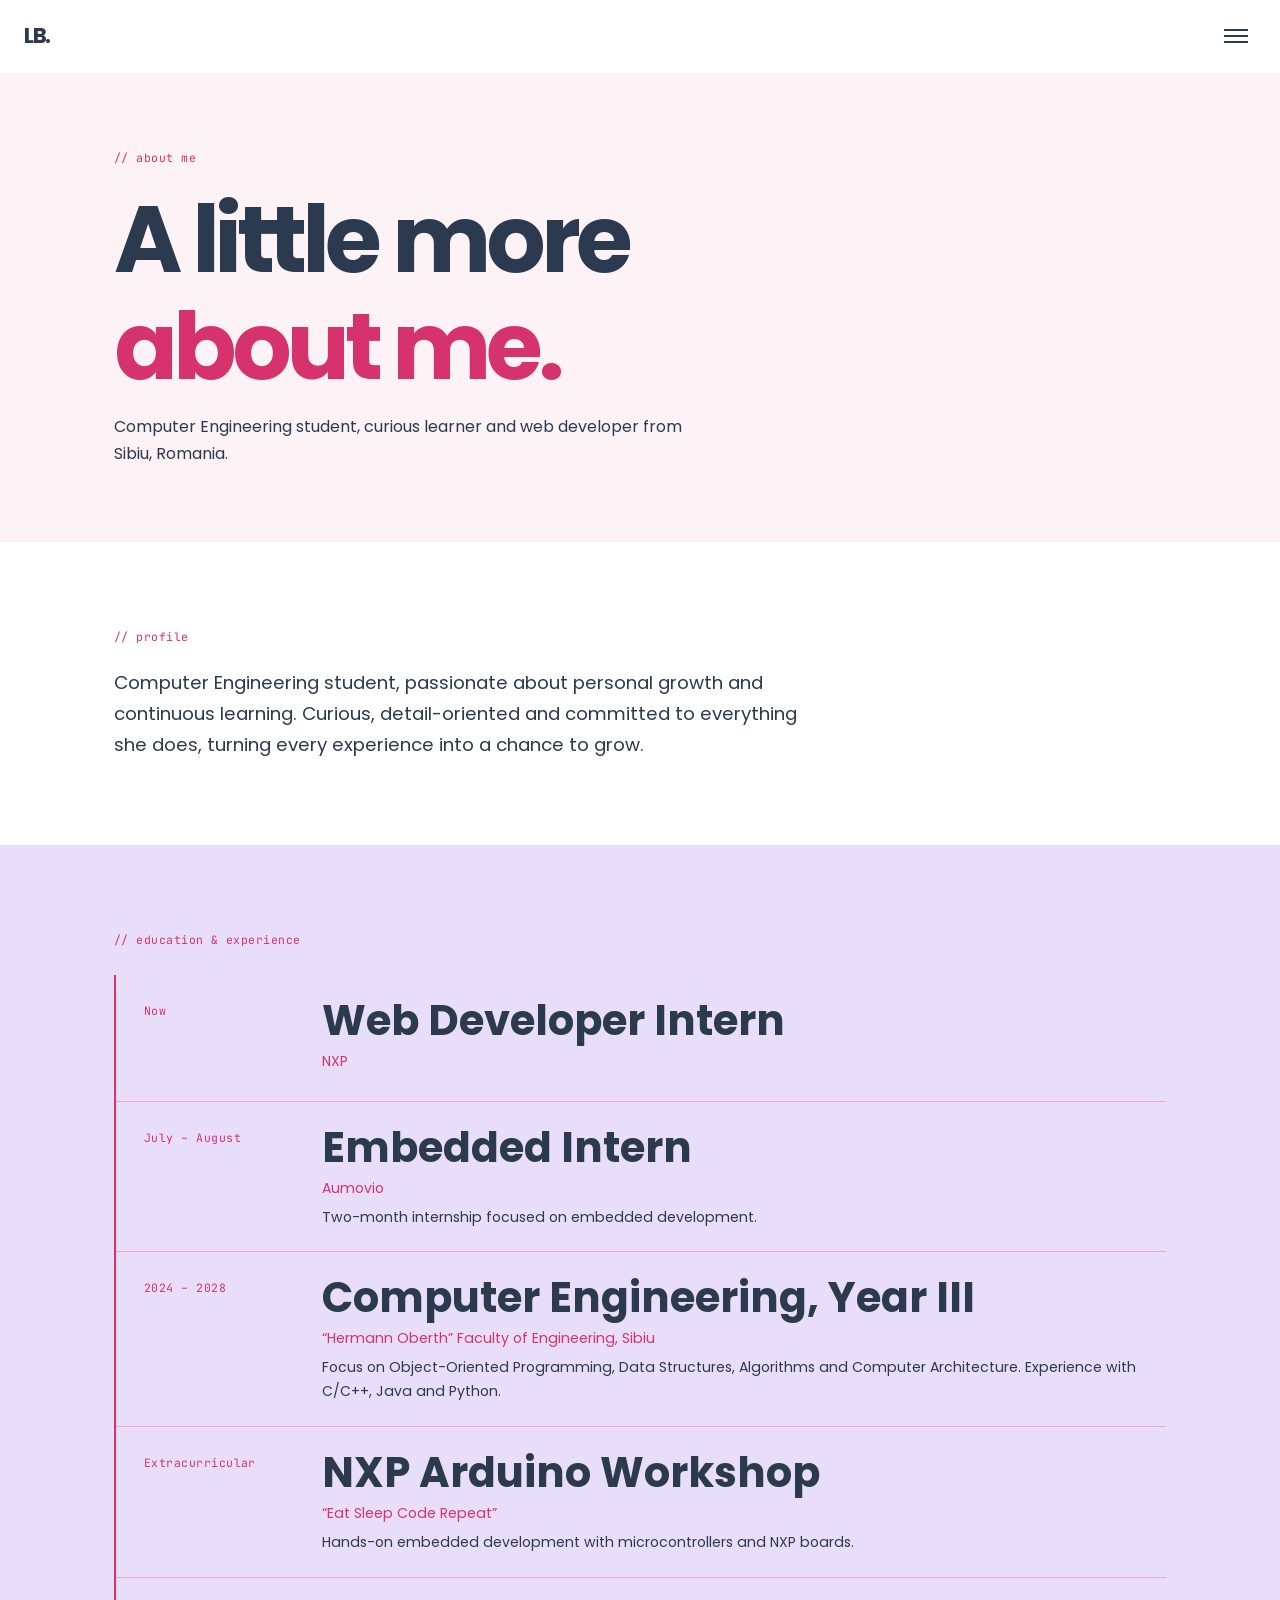
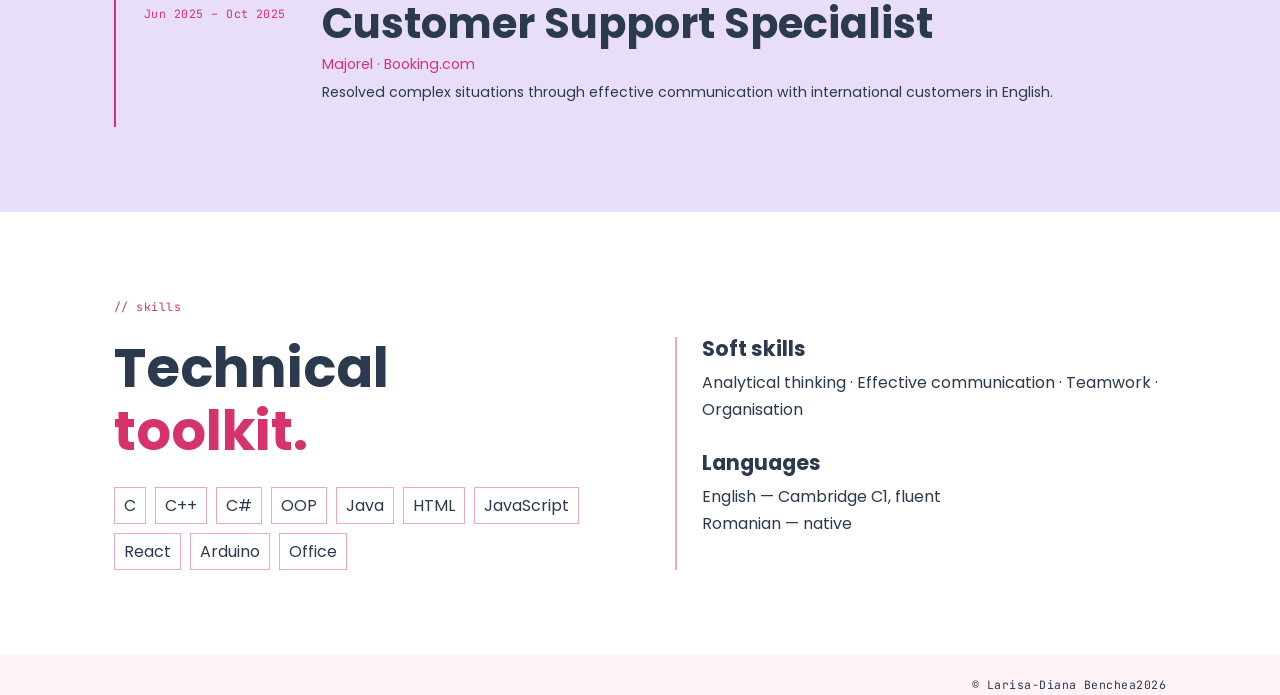
<file: about.html>
<!doctype html>
<html lang="en">
<head>
  <meta charset="UTF-8"><meta name="viewport" content="width=device-width, initial-scale=1">
  <meta name="description" content="About Larisa-Diana Benchea, her education, experience and skills.">
  <title>About | Larisa-Diana Benchea</title>
  <link rel="preconnect" href="https://fonts.googleapis.com"><link rel="preconnect" href="https://fonts.gstatic.com" crossorigin>
  <link href="https://fonts.googleapis.com/css2?family=JetBrains+Mono:wght@400;500&family=Poppins:wght@400;500;600;700&display=swap" rel="stylesheet"><link rel="stylesheet" href="css/style.css"><script src="js/script.js" defer></script>
</head>
<body>
  <a class="skip-link" href="#main-content">Skip to main content</a>
  <header class="site-header"><a class="logo" href="index.html" aria-label="Larisa Benchea home">LB.</a><button class="menu-toggle" type="button" aria-label="Open menu" aria-expanded="false" aria-controls="site-nav"><span aria-hidden="true"></span><span aria-hidden="true"></span><span aria-hidden="true"></span></button><nav id="site-nav" class="site-nav" aria-label="Main navigation"><a href="index.html">Home</a><a href="about.html" aria-current="page">About</a><a href="projects.html">Projects</a><a href="contact.html">Contact</a></nav></header>
  <main id="main-content">
    <section class="page-hero"><div class="container"><p class="code-label">// about me</p><h1>A little more<br><em>about me.</em></h1><p class="page-lead">Computer Engineering student, curious learner and web developer from Sibiu, Romania.</p></div></section>
    <section class="content-section container"><div class="section-heading"><p class="section-kicker">// profile</p></div><div class="profile-copy"><p>Computer Engineering student, passionate about personal growth and continuous learning. Curious, detail-oriented and committed to everything she does, turning every experience into a chance to grow.</p></div></section>
    <section class="content-section tinted-section"><div class="container"><p class="section-kicker">// education &amp; experience</p><div class="timeline"><article class="timeline-item reveal"><div class="timeline-date">Now</div><div><h2>Web Developer Intern</h2><p class="timeline-place">NXP</p></div></article><article class="timeline-item reveal"><div class="timeline-date">July – August</div><div><h2>Embedded Intern</h2><p class="timeline-place">Aumovio</p><p>Two-month internship focused on embedded development.</p></div></article><article class="timeline-item reveal"><div class="timeline-date">2024 – 2028</div><div><h2>Computer Engineering, Year III</h2><p class="timeline-place">“Hermann Oberth” Faculty of Engineering, Sibiu</p><p>Focus on Object-Oriented Programming, Data Structures, Algorithms and Computer Architecture. Experience with C/C++, Java and Python.</p></div></article><article class="timeline-item reveal"><div class="timeline-date">Extracurricular</div><div><h2>NXP Arduino Workshop</h2><p class="timeline-place">“Eat Sleep Code Repeat”</p><p>Hands-on embedded development with microcontrollers and NXP boards.</p></div></article><article class="timeline-item reveal"><div class="timeline-date">Jun 2025 – Oct 2025</div><div><h2>Customer Support Specialist</h2><p class="timeline-place">Majorel · Booking.com</p><p>Resolved complex situations through effective communication with international customers in English.</p></div></article></div></div></section>
    <section class="content-section container"><p class="section-kicker">// skills</p><div class="skills-layout"><div><h2>Technical<br><em>toolkit.</em></h2><div class="chip-list"><span>C</span><span>C++</span><span>C#</span><span>OOP</span><span>Java</span><span>HTML</span><span>JavaScript</span><span>React</span><span>Arduino</span><span>Office</span></div></div><div class="skills-side"><h3>Soft skills</h3><p>Analytical thinking · Effective communication · Teamwork · Organisation</p><h3>Languages</h3><p>English — Cambridge C1, fluent<br>Romanian — native</p></div></div></section>
  </main>
  <footer class="site-footer"><div class="container"><span>© <span data-year> 2026 </span> Larisa-Diana Benchea </span></div></footer>
</body>
</html>
</file>
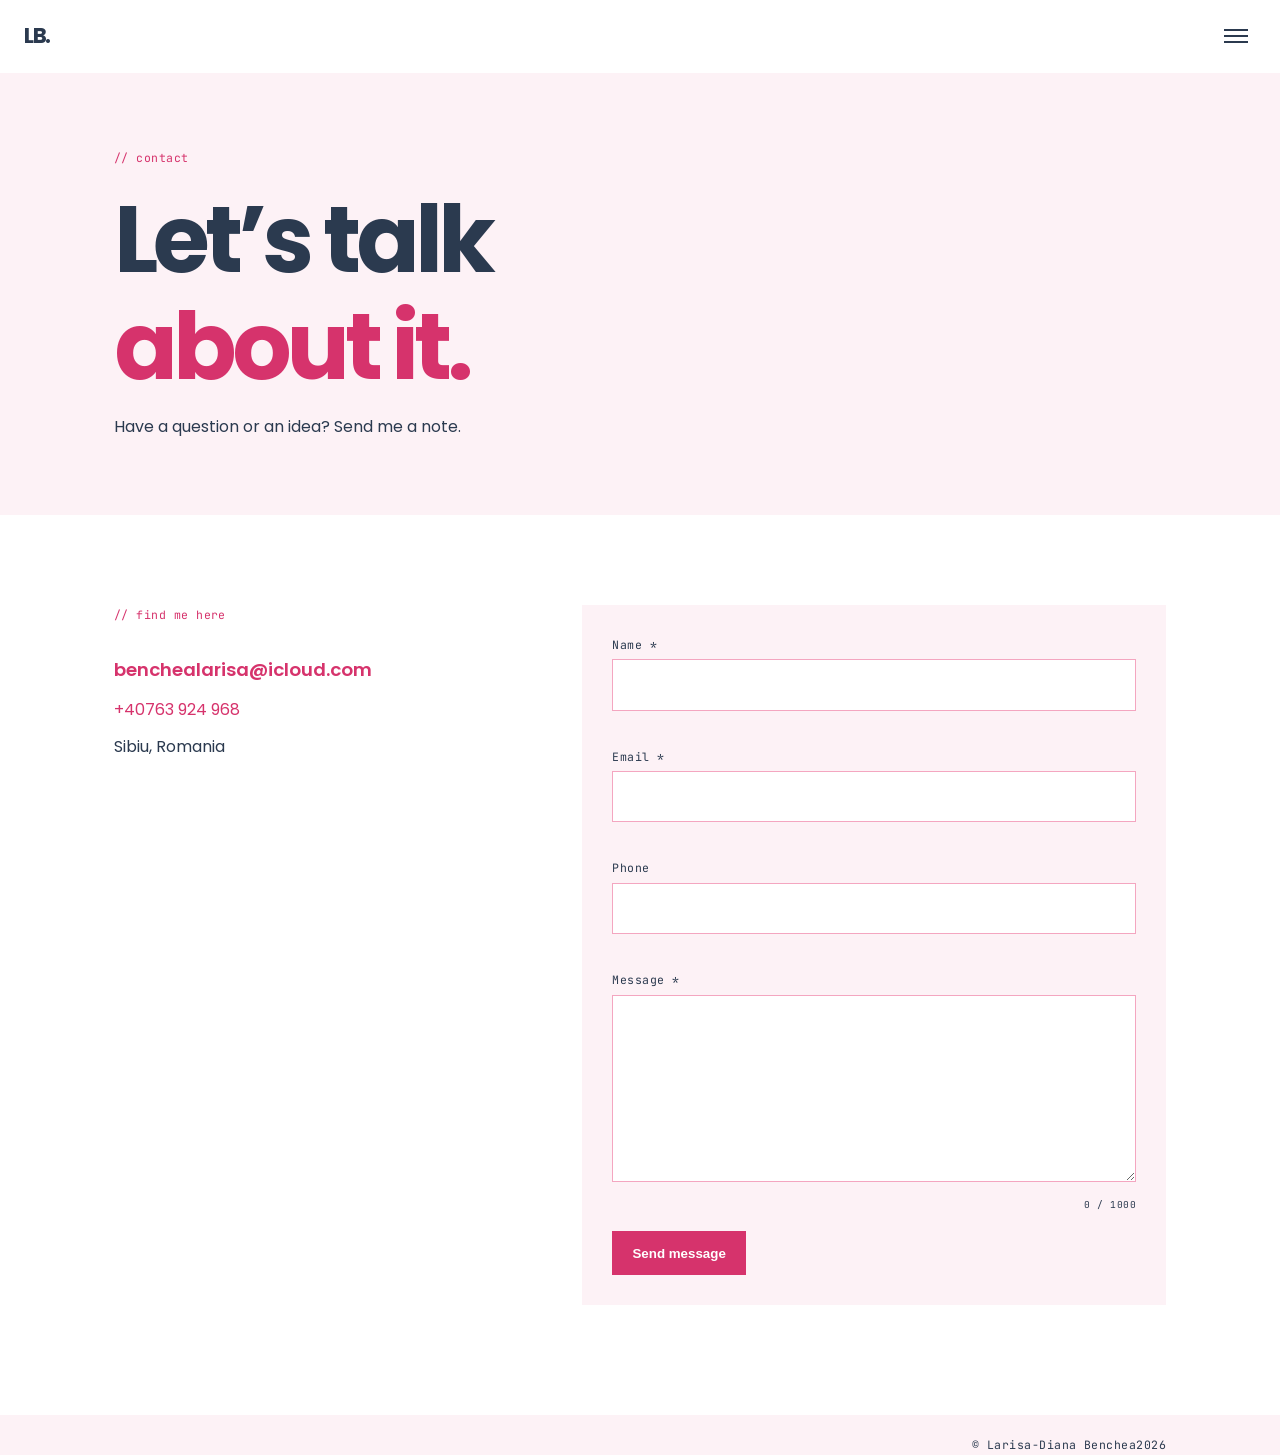
<file: contact.html>
<!doctype html>
<html lang="en">
<head>
  <meta charset="UTF-8"><meta name="viewport" content="width=device-width, initial-scale=1">
  <meta name="description" content="Contact Larisa-Diana Benchea.">
  <title>Contact | Larisa-Diana Benchea</title>
  <link rel="preconnect" href="https://fonts.googleapis.com"><link rel="preconnect" href="https://fonts.gstatic.com" crossorigin>
  <link href="https://fonts.googleapis.com/css2?family=JetBrains+Mono:wght@400;500&family=Poppins:wght@400;500;600;700&display=swap" rel="stylesheet"><link rel="stylesheet" href="css/style.css"><script src="js/script.js" defer></script>
</head>
<body>
  <a class="skip-link" href="#main-content">Skip to main content</a>
  <header class="site-header"><a class="logo" href="index.html" aria-label="Larisa Benchea home">LB.</a><button class="menu-toggle" type="button" aria-label="Open menu" aria-expanded="false" aria-controls="site-nav"><span aria-hidden="true"></span><span aria-hidden="true"></span><span aria-hidden="true"></span></button><nav id="site-nav" class="site-nav" aria-label="Main navigation"><a href="index.html">Home</a><a href="about.html">About</a><a href="projects.html">Projects</a><a href="contact.html" aria-current="page">Contact</a></nav></header>
  <main id="main-content">
    <section class="page-hero"><div class="container"><p class="code-label">// contact</p><h1>Let’s talk<br><em>about it.</em></h1><p class="page-lead">Have a question or an idea? Send me a note.</p></div></section>
    <section class="contact-section container"><div class="contact-details"><p class="section-kicker">// find me here</p><a href="mailto:benchealarisa@icloud.com">benchealarisa@icloud.com</a><a href="tel:+40763924968">+40763 924 968</a><p>Sibiu, Romania</p></div><form id="contact-form" class="contact-form" aria-label="Contact form" novalidate><div class="form-row"><label for="name">Name <span>*</span></label><input id="name" name="name" type="text" autocomplete="name" required aria-describedby="name-error"><small id="name-error" class="field-error"></small></div><div class="form-row"><label for="email">Email <span>*</span></label><input id="email" name="email" type="email" autocomplete="email" required aria-describedby="email-error"><small id="email-error" class="field-error"></small></div><div class="form-row"><label for="phone">Phone</label><input id="phone" name="phone" type="tel" autocomplete="tel" aria-describedby="phone-error"><small id="phone-error" class="field-error"></small></div><div class="form-row"><label for="message">Message <span>*</span></label><textarea id="message" name="message" rows="6" maxlength="1000" required aria-describedby="message-error message-count"></textarea><div class="message-meta"><small id="message-error" class="field-error"></small><small id="message-count">0 / 1000</small></div></div><p id="form-status" class="form-status" role="status" aria-live="polite"></p><button class="button button-primary" type="submit">Send message</button></form></section>
  </main>
  <footer class="site-footer"><div class="container"><span>© <span data-year> 2026 </span> Larisa-Diana Benchea </span></div></footer>
</body>
</html>
</file>
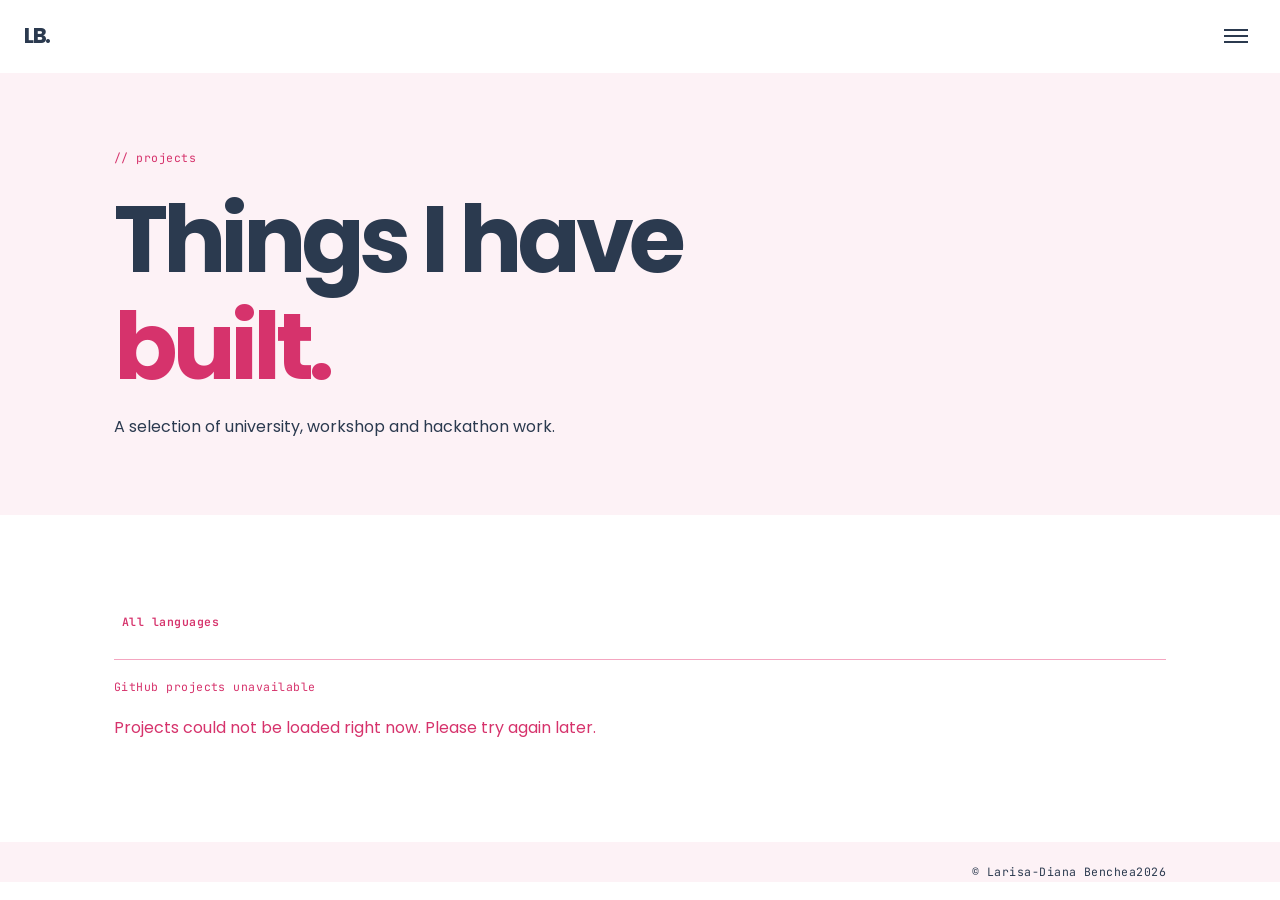
<file: projects.html>
<!doctype html>
<html lang="en">
<head>
  <meta charset="UTF-8"><meta name="viewport" content="width=device-width, initial-scale=1">
  <meta name="description" content="Projects by Larisa-Diana Benchea.">
  <title>Projects | Larisa-Diana Benchea</title>
  <link rel="preconnect" href="https://fonts.googleapis.com"><link rel="preconnect" href="https://fonts.gstatic.com" crossorigin>
  <link href="https://fonts.googleapis.com/css2?family=JetBrains+Mono:wght@400;500&family=Poppins:wght@400;500;600;700&display=swap" rel="stylesheet"><link rel="stylesheet" href="css/style.css"><script src="js/script.js" defer></script>
</head>
<body>
  <a class="skip-link" href="#main-content">Skip to main content</a>
  <header class="site-header"><a class="logo" href="index.html" aria-label="Larisa Benchea home">LB.</a><button class="menu-toggle" type="button" aria-label="Open menu" aria-expanded="false" aria-controls="site-nav"><span aria-hidden="true"></span><span aria-hidden="true"></span><span aria-hidden="true"></span></button><nav id="site-nav" class="site-nav" aria-label="Main navigation"><a href="index.html">Home</a><a href="about.html">About</a><a href="projects.html" aria-current="page">Projects</a><a href="contact.html">Contact</a></nav></header>
  <main id="main-content">
    <section class="page-hero"><div class="container"><p class="code-label">// projects</p><h1>Things I have<br><em>built.</em></h1><p class="page-lead">A selection of university, workshop and hackathon work.</p></div></section>
    <section class="content-section container"><div class="filter-bar" role="group" aria-label="Filter projects by programming language"><button class="filter-button active" type="button" data-language="all" aria-pressed="true">All languages</button></div><p class="project-count" id="project-count" aria-live="polite">Loading projects from GitHub...</p><div id="github-projects" class="project-grid all-projects" aria-live="polite"></div><p class="empty-state" hidden>No projects match this language.</p><p id="projects-error" class="form-status error" role="alert" hidden>Projects could not be loaded right now. Please try again later.</p></section>
  </main>
  <footer class="site-footer"><div class="container"> <span>© <span data-year> 2026 </span> Larisa-Diana Benchea </span></div></footer>
</body>
</html>
</file>
<file: css/style.css>
:root {
  --blush: #fdf2f6;
  --rose: #f4a6c0;
  --rose-deep: #d6336c;
  --lilac: #e9defa;
  --ink: #2b3a4f;
  --white: #ffffff;
  --mono: "JetBrains Mono", monospace;
  --body: "Poppins", sans-serif;
  --content: 1100px;
}

* { box-sizing: border-box; margin: 0; padding: 0; }
html { scroll-behavior: smooth; scroll-padding-top: 90px; }
body { background: var(--white); color: var(--ink); font: 16px/1.7 var(--body); }
::selection { background: var(--rose); color: var(--ink); }
a { color: var(--rose-deep); text-decoration: none; }
a:hover { text-decoration: underline; }
a:focus-visible, button:focus-visible, input:focus-visible, textarea:focus-visible { outline: 3px solid var(--rose-deep); outline-offset: 3px; }
h1, h2, h3 { line-height: 1.15; }
h1 { font-size: clamp(2.7rem, 8vw, 5.8rem); letter-spacing: -0.055em; }
h2 { font-size: clamp(2rem, 5vw, 3.4rem); }
h3 { font-size: 1.3rem; }
em { color: var(--rose-deep); font-style: normal; }
.container { margin: auto; max-width: var(--content); padding-left: 24px; padding-right: 24px; }
.skip-link { background: var(--ink); color: var(--white); left: 12px; padding: 8px 12px; position: absolute; top: -100px; z-index: 10; }
.skip-link:focus { top: 12px; }

.site-header { align-items: center; background: var(--white); display: flex; padding: 18px 24px; position: sticky; top: 0; z-index: 5; }
.logo { color: var(--ink); font-size: 1.35rem; font-weight: 700; letter-spacing: -0.06em; }
.site-nav { align-items: center; display: flex; flex-direction: row; gap: 28px; max-width: 0; opacity: 0; overflow: hidden; padding: 0; pointer-events: none; position: absolute; right: 70px; top: 50%; transform: translateY(-50%) translateX(8px); transition: max-width 180ms ease, opacity 180ms ease, transform 180ms ease, visibility 180ms ease; visibility: hidden; white-space: nowrap; }
.site-nav.open { max-width: 420px; opacity: 1; pointer-events: auto; transform: translateY(-50%) translateX(0); visibility: visible; }
.site-nav a { color: var(--ink); font: 0.74rem var(--mono); letter-spacing: .04em; text-transform: uppercase; }
.site-nav a[aria-current="page"] { color: var(--rose-deep); }
.menu-toggle { background: none; border: 0; display: block; padding: 8px; position: absolute; right: 24px; top: 50%; transform: translateY(-50%); }
.menu-toggle span { background: var(--ink); display: block; height: 2px; margin: 4px 0; width: 24px; }

.hero { background: var(--blush); overflow: hidden; }
.hero-inner { min-height: 640px; padding-bottom: 85px; padding-top: 85px; }
.code-label, .section-kicker, .project-category, .tags, .timeline-date, .site-footer, .filter-button, .form-row label, .field-error, .message-meta, .project-count { font-family: var(--mono); font-size: .72rem; letter-spacing: .04em; }
.code-label, .section-kicker { color: var(--rose-deep); margin-bottom: 20px; }
.hero h1 span { color: var(--rose-deep); }
.hero-name { align-items: center; display: flex; gap: 48px; justify-content: space-between; text-align: left; }
.hero-profile { border: 5px solid var(--white); border-radius: 50%; box-shadow: 7px 7px 0 var(--rose); display: block; flex: 0 0 230px; height: 230px; object-fit: cover; object-position: center 30%; overflow: hidden; width: 230px; }
.hero-role { font-weight: 600; margin-top: 22px; }
.hero-role span { color: var(--rose-deep); margin: 0 6px; }
.hero-text, .page-lead { margin-top: 12px; max-width: 580px; }
.hero-actions { display: flex; flex-wrap: wrap; gap: 12px; margin-top: 30px; }
.button { border: 2px solid var(--rose-deep); display: inline-block; font-weight: 600; min-height: 44px; padding: 10px 18px; transition: transform 150ms, background 150ms, color 150ms; }
.button:hover { text-decoration: none; transform: translateY(-2px); }
.button-primary { background: var(--rose-deep); color: var(--white); }
.button-primary:hover { background: var(--ink); border-color: var(--ink); }
.button-outline { color: var(--ink); }
.button-outline:hover { background: var(--white); }

.intro-section { display: grid; gap: 60px; grid-template-columns: .7fr 1fr; padding-bottom: 100px; padding-top: 100px; }
.intro-section h2 { margin-bottom: 18px; }
.arrow-link { display: inline-block; font-weight: 600; margin-top: 22px; }
.arrow-link span { margin-left: 8px; }
.section-heading { align-items: baseline; display: flex; justify-content: space-between; }
.featured-section { padding-bottom: 100px; }
.project-grid { align-items: stretch; display: grid; gap: 18px; grid-auto-rows: 1fr; grid-template-columns: repeat(3, 1fr); margin-top: 25px; }
.project-card { background: var(--blush); border: 1px solid var(--rose); color: var(--ink); display: flex; flex-direction: column; height: 100%; padding: 24px; transition: transform 150ms, box-shadow 150ms; }
.project-card:nth-child(2) { background: var(--lilac); border-color: var(--rose); }
.project-card:nth-child(3) { background: var(--blush); }
.project-card:hover { box-shadow: 7px 7px 0 var(--rose); color: var(--ink); text-decoration: none; transform: translateY(-4px); }
.project-card h2, .project-card h3 { margin: 10px 0; }
.project-card p { font-size: .9rem; }
.project-category { color: var(--rose-deep); }
.tags { display: flex; flex-wrap: wrap; gap: 8px; margin-top: 22px; }
.tags span, .chip-list span { background: var(--white); border: 1px solid var(--rose); color: var(--ink); padding: 4px 9px; }
.home-cta { background: var(--ink); color: var(--white); padding: 75px 0; }
.home-cta .section-kicker { color: var(--rose); }
.home-cta h2 { margin-bottom: 25px; }
.button-light { border-color: var(--rose); color: var(--white); }
.button-light:hover { background: var(--rose); color: var(--ink); }
.site-footer { background: var(--blush); padding: 20px 0; }
.site-footer span { float: right; }

.page-hero { background: var(--blush); padding-bottom: 75px; padding-top: 75px; }
.content-section { padding-bottom: 85px; padding-top: 85px; }
.profile-copy { font-size: 1.15rem; max-width: 700px; }
.tinted-section { background: var(--lilac); }
.timeline { border-left: 2px solid var(--rose-deep); margin-top: 25px; }
.timeline-item { display: grid; gap: 28px; grid-template-columns: 150px 1fr; padding: 22px 0 22px 28px; }
.timeline-item + .timeline-item { border-top: 1px solid var(--rose); }
.timeline-item h2 { font-size: clamp(1.7rem, 4vw, 2.6rem); }
.timeline-date { color: var(--rose-deep); padding-top: 4px; }
.timeline-place { color: var(--rose-deep); font-size: .88rem; margin: 5px 0; }
.timeline-item p:last-child { font-size: .88rem; }
.skills-layout { display: grid; gap: 70px; grid-template-columns: 1fr 1fr; }
.chip-list { display: flex; flex-wrap: wrap; gap: 9px; margin-top: 25px; }
.skills-side { border-left: 2px solid var(--rose); padding-left: 25px; }
.skills-side h3 { margin-bottom: 8px; }
.skills-side h3 + p { margin-bottom: 28px; }

.filter-bar { border-bottom: 1px solid var(--rose); display: flex; flex-wrap: wrap; gap: 18px; padding-bottom: 15px; }
.filter-button { background: none; border: 0; color: var(--ink); cursor: pointer; min-height: 44px; padding: 8px; }
.filter-button[aria-pressed="true"] { color: var(--rose-deep); font-weight: 600; }
.project-count { color: var(--rose-deep); margin: 17px 0 0; }
.all-projects { grid-template-columns: repeat(2, 1fr); grid-auto-rows: minmax(280px, 1fr); margin-top: 18px; }
.all-projects .project-card { display: flex; flex-direction: column; }
.project-links { display: flex; gap: 18px; margin-top: 25px; }
.empty-state { background: var(--blush); margin-top: 18px; padding: 18px; }

.contact-section { display: grid; gap: 60px; grid-template-columns: .7fr 1fr; padding-bottom: 110px; padding-top: 90px; }
.contact-details { display: flex; flex-direction: column; gap: 10px; }
.contact-details a:first-of-type { font-size: 1.15rem; font-weight: 600; }
.contact-form { background: var(--blush); padding: 30px; }
.form-row { margin-bottom: 18px; }
.form-row label { display: block; margin-bottom: 5px; }
.form-row input, .form-row textarea { background: var(--white); border: 1px solid var(--rose); color: var(--ink); font: inherit; padding: 11px; width: 100%; }
.form-row textarea { resize: vertical; }
.form-row input:focus, .form-row textarea:focus { border-color: var(--rose-deep); }
.field-error { color: var(--rose-deep); display: block; min-height: 18px; }
.invalid { border-color: var(--rose-deep) !important; }
.valid { border-color: var(--rose-deep) !important; }
.message-meta { align-items: baseline; display: flex; justify-content: space-between; }
#message-count.near-limit { color: var(--rose-deep); }
.form-status { margin: 0 0 15px; }
.form-status.error { color: var(--rose-deep); }
.form-status.success { color: var(--ink); }

.reveal { opacity: 0; transform: translateY(14px); transition: opacity 400ms, transform 400ms; }
.reveal.visible { opacity: 1; transform: none; }
[hidden] { display: none !important; }

@media (max-width: 760px) {
  .site-header { min-height: 60px; padding: 13px 18px; }
  .menu-toggle { display: block; }
  .menu-toggle { right: 18px; }
  .site-nav { gap: 18px; right: 64px; }
  .site-nav.open { max-width: 320px; }
  .site-nav a { min-height: 44px; padding: 9px 0; }
  .menu-toggle span { transition: transform 180ms ease, opacity 180ms ease; }
  .menu-toggle.active span:first-child { transform: translateY(6px) rotate(45deg); }
  .menu-toggle.active span:nth-child(2) { opacity: 0; }
  .menu-toggle.active span:last-child { transform: translateY(-6px) rotate(-45deg); }
  .intro-section, .skills-layout, .contact-section { display: block; }
  .hero-inner { min-height: 0; padding-bottom: 75px; padding-top: 75px; }
  .hero-name { align-items: flex-start; flex-direction: column; gap: 20px; }
  .hero-profile { align-self: flex-end; }
  .hero-profile { flex-basis: 150px; height: 150px; width: 150px; }
  .intro-section > div { margin-top: 30px; }
  .project-grid, .all-projects { grid-auto-rows: auto; grid-template-columns: 1fr; }
  .section-heading { align-items: flex-start; flex-direction: column; gap: 10px; }
  .timeline-item { gap: 12px; grid-template-columns: 1fr; padding-left: 18px; }
  .skills-side { border-left: 0; border-top: 2px solid var(--rose); margin-top: 35px; padding-left: 0; padding-top: 25px; }
  .contact-section { padding-bottom: 75px; padding-top: 65px; }
  .contact-form { margin-top: 40px; }
  .site-footer span { display: block; float: none; margin-top: 7px; }
}

@media (prefers-reduced-motion: reduce) {
  *, *::before, *::after { scroll-behavior: auto !important; transition-duration: .01ms !important; }
  .reveal { opacity: 1; transform: none; }
}
</file>
